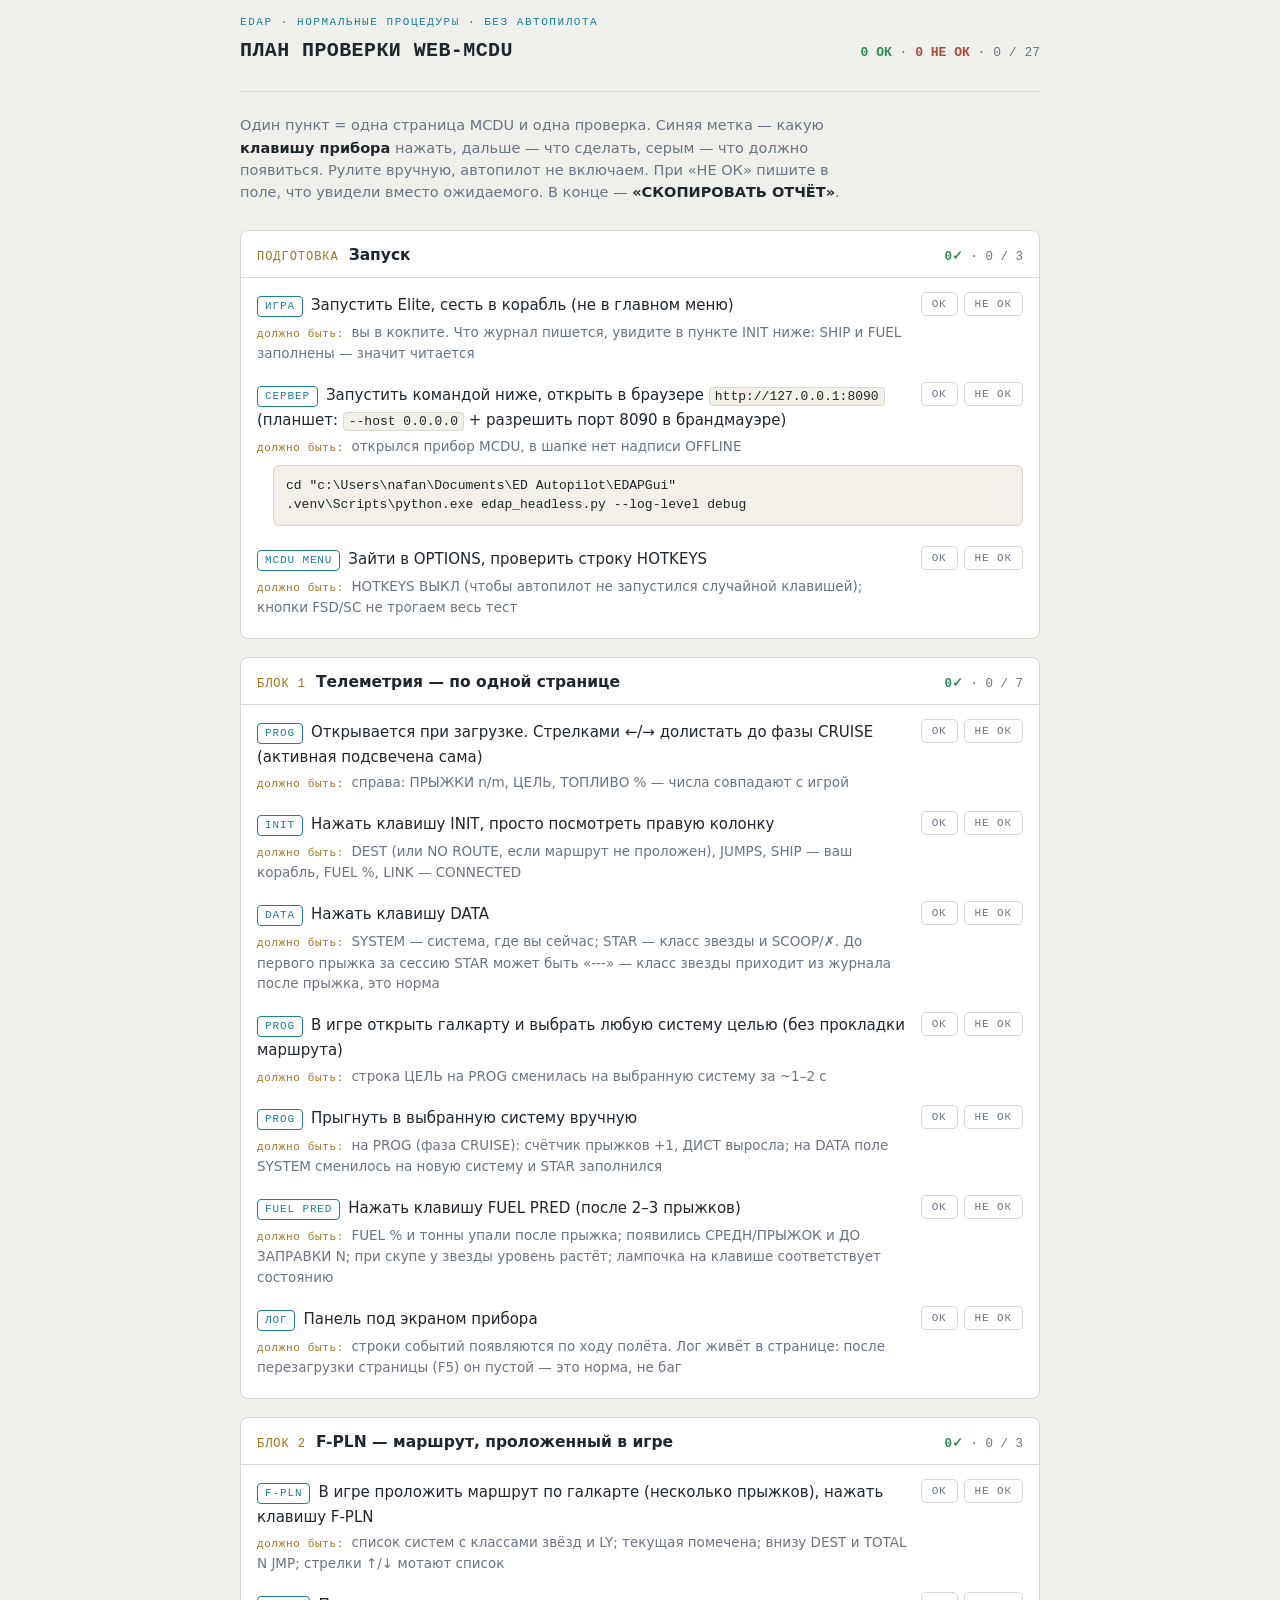
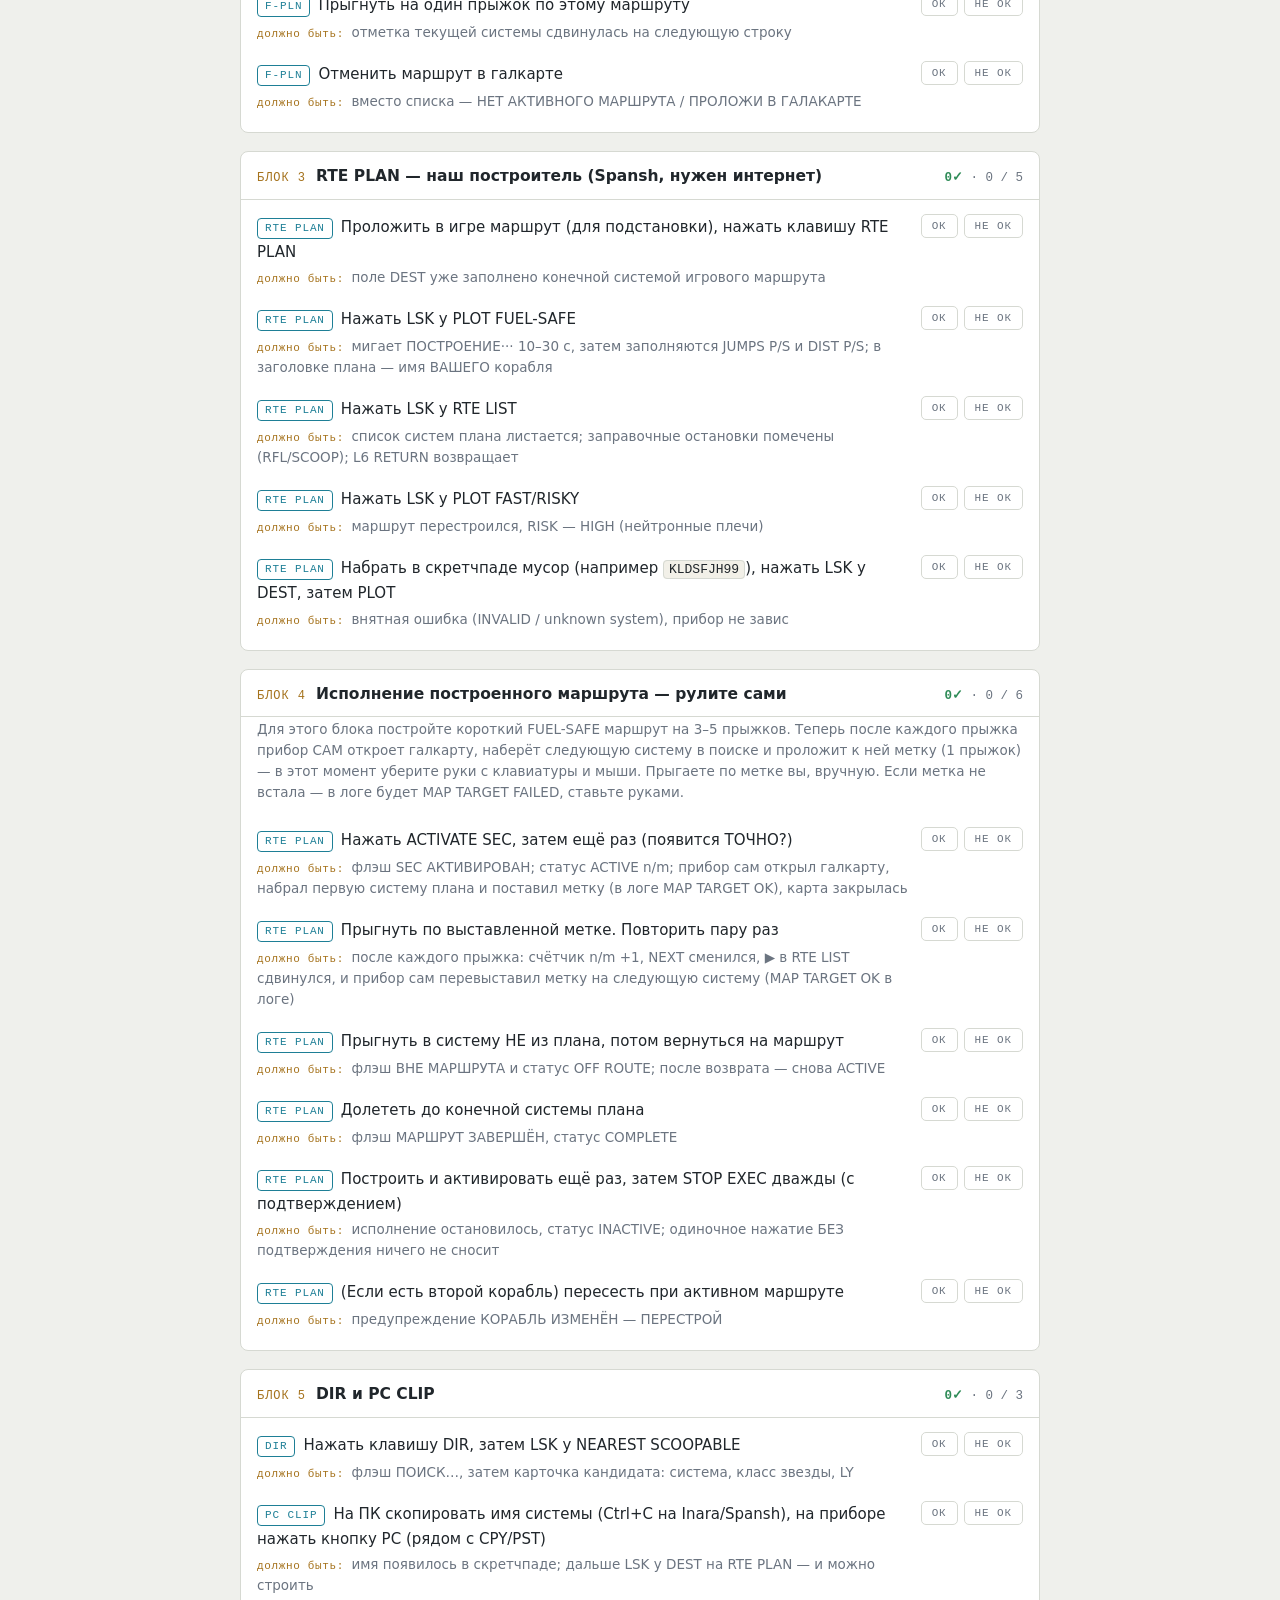
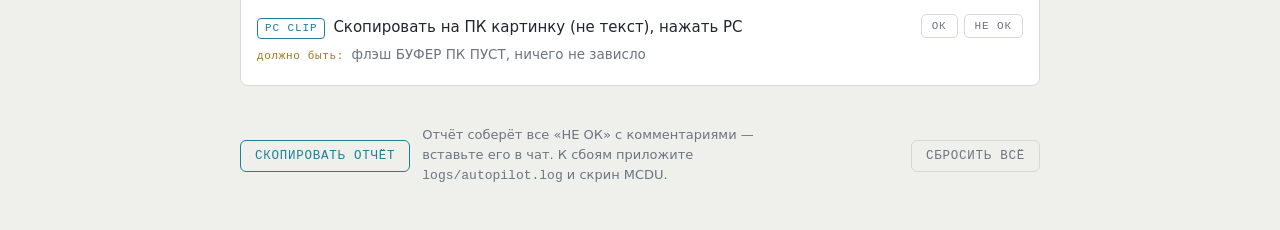
<file: webserver/static/test-plan.html>
<!doctype html>
<html lang="ru">
<meta charset="utf-8">
<meta name="viewport" content="width=device-width, initial-scale=1">
<title>EDAP · План теста MCDU</title>
<style>
  :root{
    --bg:#eff0ec; --panel:#ffffff; --ink:#20262b; --muted:#6b7480;
    --line:#d6d9d2; --accent:#a5721c; --accent2:#1e7f96; --ok:#2e8b57;
    --bad:#b0483c; --code-bg:#f2f0e8; --chip-bg:#eceee9;
  }
  @media (prefers-color-scheme: dark){
    :root{
      --bg:#0d1114; --panel:#14191e; --ink:#e6e2d8; --muted:#8a94a0;
      --line:#2a323b; --accent:#e2a23c; --accent2:#62c8dc; --ok:#4fae6e;
      --bad:#d0574a; --code-bg:#0a0e11; --chip-bg:#1b2127;
    }
  }
  :root[data-theme="dark"]{
    --bg:#0d1114; --panel:#14191e; --ink:#e6e2d8; --muted:#8a94a0;
    --line:#2a323b; --accent:#e2a23c; --accent2:#62c8dc; --ok:#4fae6e;
    --bad:#d0574a; --code-bg:#0a0e11; --chip-bg:#1b2127;
  }
  :root[data-theme="light"]{
    --bg:#eff0ec; --panel:#ffffff; --ink:#20262b; --muted:#6b7480;
    --line:#d6d9d2; --accent:#a5721c; --accent2:#1e7f96; --ok:#2e8b57;
    --bad:#b0483c; --code-bg:#f2f0e8; --chip-bg:#eceee9;
  }

  html{background:var(--bg);}
  body{
    margin:0; padding:0 16px 64px; background:var(--bg); color:var(--ink);
    font:16px/1.55 system-ui,-apple-system,"Segoe UI",Roboto,sans-serif;
  }
  .wrap{max-width:800px; margin:0 auto;}
  .mono{font-family:ui-monospace,"Cascadia Mono",Consolas,Menlo,monospace;}

  /* ---- top bar ---- */
  header.top{
    position:sticky; top:0; z-index:5; background:var(--bg);
    padding:14px 0 10px; border-bottom:1px solid var(--line); margin-bottom:22px;
  }
  .eyebrow{
    font-family:ui-monospace,"Cascadia Mono",Consolas,Menlo,monospace;
    font-size:11px; letter-spacing:.14em; color:var(--accent2);
    text-transform:uppercase; margin:0 0 4px;
  }
  .toprow{display:flex; align-items:baseline; gap:12px; flex-wrap:wrap;}
  h1{
    font-family:ui-monospace,"Cascadia Mono",Consolas,Menlo,monospace;
    font-size:20px; margin:0; letter-spacing:.02em; text-wrap:balance;
  }
  .total{
    margin-left:auto; font-family:ui-monospace,Consolas,monospace;
    font-size:13px; color:var(--muted); font-variant-numeric:tabular-nums; white-space:nowrap;
  }
  .total .tok{color:var(--ok); font-weight:600;}
  .total .tbad{color:var(--bad); font-weight:600;}
  .pbar{
    display:flex; height:5px; background:var(--chip-bg); border-radius:2.5px;
    margin-top:10px; overflow:hidden;
  }
  .pbar .pok{height:100%; width:0; background:var(--ok); transition:width .25s;}
  .pbar .pbad{height:100%; width:0; background:var(--bad); transition:width .25s;}

  .intro{color:var(--muted); font-size:14.5px; margin:0 0 26px; max-width:66ch;}
  .intro b{color:var(--ink);}

  /* ---- blocks ---- */
  section.block{
    background:var(--panel); border:1px solid var(--line); border-radius:8px;
    margin-bottom:18px; overflow:hidden;
  }
  .bhead{
    display:flex; align-items:baseline; gap:10px; padding:12px 16px 10px;
    border-bottom:1px solid var(--line);
  }
  .bno{
    font-family:ui-monospace,Consolas,monospace; font-size:12px;
    color:var(--accent); letter-spacing:.08em; white-space:nowrap;
  }
  .bttl{font-weight:600; font-size:15.5px;}
  .bcnt{
    margin-left:auto; font-family:ui-monospace,Consolas,monospace;
    font-size:12.5px; color:var(--muted); font-variant-numeric:tabular-nums; white-space:nowrap;
  }
  .bcnt .bok{color:var(--ok); font-weight:600;}
  .bcnt .bbad{color:var(--bad); font-weight:600;}
  .bnote{padding:2px 16px 10px; color:var(--muted); font-size:13.5px;}

  /* ---- items ---- */
  ul.items{list-style:none; margin:0; padding:6px 8px 10px;}
  li.item{margin:0 0 2px; border-radius:6px; padding:2px 0;}
  li.item.is-bad{background:color-mix(in srgb, var(--bad) 7%, transparent); }
  .row{display:flex; align-items:flex-start; gap:11px; padding:6px 8px;}
  .itxt{flex:1; font-size:15px; padding-top:2px;}
  .itxt code{
    font-family:ui-monospace,Consolas,monospace; font-size:13px;
    background:var(--code-bg); border:1px solid var(--line);
    border-radius:4px; padding:1px 5px; white-space:nowrap;
  }
  li.item.is-ok .itxt{color:var(--muted);}

  /* page tag: which MCDU key/page this test lives on */
  .pg{
    display:inline-block; font-family:ui-monospace,Consolas,monospace;
    font-size:11px; letter-spacing:.08em; color:var(--accent2);
    border:1px solid var(--accent2); border-radius:4px;
    padding:1px 7px; margin:0 8px 2px 0; vertical-align:1px; white-space:nowrap;
  }
  /* expected result line */
  .see{display:block; color:var(--muted); font-size:13.5px; margin-top:3px;}
  .see::before{content:"должно быть: "; color:var(--accent); font-family:ui-monospace,Consolas,monospace; font-size:11px; letter-spacing:.06em;}
  li.item.is-ok .see{color:var(--muted);}

  .btns{display:flex; gap:6px; flex:0 0 auto;}
  button.st{
    font-family:ui-monospace,Consolas,monospace; font-size:11px; letter-spacing:.08em;
    border:1.5px solid var(--line); background:transparent; color:var(--muted);
    border-radius:5px; padding:5px 10px; cursor:pointer; white-space:nowrap;
  }
  button.st:hover{border-color:var(--muted);}
  button.st:focus-visible{outline:2px solid var(--accent2); outline-offset:2px;}
  li.item.is-ok button.st.ok{background:var(--ok); border-color:var(--ok); color:#fff;}
  li.item.is-bad button.st.bad{background:var(--bad); border-color:var(--bad); color:#fff;}

  textarea.fail{
    display:block; width:calc(100% - 32px); box-sizing:border-box;
    margin:2px 8px 8px 24px; min-height:56px; resize:vertical;
    background:var(--code-bg); color:var(--ink);
    border:1px solid var(--bad); border-radius:6px; padding:8px 10px;
    font:13.5px/1.5 ui-monospace,Consolas,monospace;
  }
  textarea.fail:focus-visible{outline:2px solid var(--bad); outline-offset:1px;}

  /* command block */
  pre.cmd{
    margin:2px 8px 8px 24px; padding:10px 12px; background:var(--code-bg);
    border:1px solid var(--line); border-radius:6px; overflow-x:auto;
    font-family:ui-monospace,Consolas,monospace; font-size:13px; line-height:1.5;
  }

  /* footer */
  .foot{display:flex; align-items:center; gap:12px; margin-top:26px; flex-wrap:wrap;}
  .foot .hint{color:var(--muted); font-size:13px; max-width:46ch;}
  .foot button{
    background:none; border:1px solid var(--line); border-radius:6px; padding:8px 14px;
    font:12.5px ui-monospace,Consolas,monospace; letter-spacing:.06em; cursor:pointer;
  }
  button.report{border-color:var(--accent2); color:var(--accent2);}
  button.report:hover{background:var(--accent2); color:var(--bg);}
  button.reset{margin-left:auto; color:var(--muted);}
  button.reset:hover{border-color:var(--bad); color:var(--bad);}
  .foot button:focus-visible{outline:2px solid var(--accent2); outline-offset:2px;}

  @media (prefers-reduced-motion: reduce){ .pbar .pok,.pbar .pbad{transition:none;} }
</style>

<div class="wrap">
  <header class="top">
    <p class="eyebrow">EDAP · Нормальные процедуры · без автопилота</p>
    <div class="toprow">
      <h1>ПЛАН ПРОВЕРКИ WEB-MCDU</h1>
      <span class="total" id="totalCnt"></span>
    </div>
    <div class="pbar"><span class="pok" id="pOk"></span><span class="pbad" id="pBad"></span></div>
  </header>

  <p class="intro">Один пункт = одна страница MCDU и одна проверка. Синяя метка — какую
  <b>клавишу прибора</b> нажать, дальше — что сделать, серым — что должно появиться.
  Рулите вручную, автопилот не включаем. При «НЕ ОК» пишите в поле, что увидели вместо
  ожидаемого. В конце — <b>«СКОПИРОВАТЬ ОТЧЁТ»</b>.</p>

  <section class="block" data-block="ПОДГОТОВКА">
    <div class="bhead"><span class="bno">ПОДГОТОВКА</span><span class="bttl">Запуск</span><span class="bcnt"></span></div>
    <ul class="items">
      <li class="item" data-id="p1"><div class="row"><span class="itxt"><span class="pg">ИГРА</span>Запустить Elite, сесть в корабль (не в главном меню)<span class="see">вы в кокпите. Что журнал пишется, увидите в пункте INIT ниже: SHIP и FUEL заполнены — значит читается</span></span><span class="btns"><button type="button" class="st ok">ОК</button><button type="button" class="st bad">НЕ ОК</button></span></div></li>
      <li class="item" data-id="p2"><div class="row"><span class="itxt"><span class="pg">СЕРВЕР</span>Запустить командой ниже, открыть в браузере <code>http://127.0.0.1:8090</code> (планшет: <code>--host 0.0.0.0</code> + разрешить порт 8090 в брандмауэре)<span class="see">открылся прибор MCDU, в шапке нет надписи OFFLINE</span></span><span class="btns"><button type="button" class="st ok">ОК</button><button type="button" class="st bad">НЕ ОК</button></span></div>
        <pre class="cmd">cd "c:\Users\nafan\Documents\ED Autopilot\EDAPGui"
.venv\Scripts\python.exe edap_headless.py --log-level debug</pre>
      </li>
      <li class="item" data-id="p3"><div class="row"><span class="itxt"><span class="pg">MCDU MENU</span>Зайти в OPTIONS, проверить строку HOTKEYS<span class="see">HOTKEYS ВЫКЛ (чтобы автопилот не запустился случайной клавишей); кнопки FSD/SC не трогаем весь тест</span></span><span class="btns"><button type="button" class="st ok">ОК</button><button type="button" class="st bad">НЕ ОК</button></span></div></li>
    </ul>
  </section>

  <section class="block" data-block="БЛОК 1">
    <div class="bhead"><span class="bno">БЛОК 1</span><span class="bttl">Телеметрия — по одной странице</span><span class="bcnt"></span></div>
    <ul class="items">
      <li class="item" data-id="t1"><div class="row"><span class="itxt"><span class="pg">PROG</span>Открывается при загрузке. Стрелками ←/→ долистать до фазы CRUISE (активная подсвечена сама)<span class="see">справа: ПРЫЖКИ n/m, ЦЕЛЬ, ТОПЛИВО % — числа совпадают с игрой</span></span><span class="btns"><button type="button" class="st ok">ОК</button><button type="button" class="st bad">НЕ ОК</button></span></div></li>
      <li class="item" data-id="t2"><div class="row"><span class="itxt"><span class="pg">INIT</span>Нажать клавишу INIT, просто посмотреть правую колонку<span class="see">DEST (или NO ROUTE, если маршрут не проложен), JUMPS, SHIP — ваш корабль, FUEL %, LINK — CONNECTED</span></span><span class="btns"><button type="button" class="st ok">ОК</button><button type="button" class="st bad">НЕ ОК</button></span></div></li>
      <li class="item" data-id="t3"><div class="row"><span class="itxt"><span class="pg">DATA</span>Нажать клавишу DATA<span class="see">SYSTEM — система, где вы сейчас; STAR — класс звезды и SCOOP/✗. До первого прыжка за сессию STAR может быть «---» — класс звезды приходит из журнала после прыжка, это норма</span></span><span class="btns"><button type="button" class="st ok">ОК</button><button type="button" class="st bad">НЕ ОК</button></span></div></li>
      <li class="item" data-id="t4"><div class="row"><span class="itxt"><span class="pg">PROG</span>В игре открыть галкарту и выбрать любую систему целью (без прокладки маршрута)<span class="see">строка ЦЕЛЬ на PROG сменилась на выбранную систему за ~1–2 с</span></span><span class="btns"><button type="button" class="st ok">ОК</button><button type="button" class="st bad">НЕ ОК</button></span></div></li>
      <li class="item" data-id="t5"><div class="row"><span class="itxt"><span class="pg">PROG</span>Прыгнуть в выбранную систему вручную<span class="see">на PROG (фаза CRUISE): счётчик прыжков +1, ДИСТ выросла; на DATA поле SYSTEM сменилось на новую систему и STAR заполнился</span></span><span class="btns"><button type="button" class="st ok">ОК</button><button type="button" class="st bad">НЕ ОК</button></span></div></li>
      <li class="item" data-id="t6"><div class="row"><span class="itxt"><span class="pg">FUEL PRED</span>Нажать клавишу FUEL PRED (после 2–3 прыжков)<span class="see">FUEL % и тонны упали после прыжка; появились СРЕДН/ПРЫЖОК и ДО ЗАПРАВКИ N; при скупе у звезды уровень растёт; лампочка на клавише соответствует состоянию</span></span><span class="btns"><button type="button" class="st ok">ОК</button><button type="button" class="st bad">НЕ ОК</button></span></div></li>
      <li class="item" data-id="t7"><div class="row"><span class="itxt"><span class="pg">ЛОГ</span>Панель под экраном прибора<span class="see">строки событий появляются по ходу полёта. Лог живёт в странице: после перезагрузки страницы (F5) он пустой — это норма, не баг</span></span><span class="btns"><button type="button" class="st ok">ОК</button><button type="button" class="st bad">НЕ ОК</button></span></div></li>
    </ul>
  </section>

  <section class="block" data-block="БЛОК 2">
    <div class="bhead"><span class="bno">БЛОК 2</span><span class="bttl">F-PLN — маршрут, проложенный в игре</span><span class="bcnt"></span></div>
    <ul class="items">
      <li class="item" data-id="f1"><div class="row"><span class="itxt"><span class="pg">F-PLN</span>В игре проложить маршрут по галкарте (несколько прыжков), нажать клавишу F-PLN<span class="see">список систем с классами звёзд и LY; текущая помечена; внизу DEST и TOTAL N JMP; стрелки ↑/↓ мотают список</span></span><span class="btns"><button type="button" class="st ok">ОК</button><button type="button" class="st bad">НЕ ОК</button></span></div></li>
      <li class="item" data-id="f2"><div class="row"><span class="itxt"><span class="pg">F-PLN</span>Прыгнуть на один прыжок по этому маршруту<span class="see">отметка текущей системы сдвинулась на следующую строку</span></span><span class="btns"><button type="button" class="st ok">ОК</button><button type="button" class="st bad">НЕ ОК</button></span></div></li>
      <li class="item" data-id="f3"><div class="row"><span class="itxt"><span class="pg">F-PLN</span>Отменить маршрут в галкарте<span class="see">вместо списка — НЕТ АКТИВНОГО МАРШРУТА / ПРОЛОЖИ В ГАЛАКАРТЕ</span></span><span class="btns"><button type="button" class="st ok">ОК</button><button type="button" class="st bad">НЕ ОК</button></span></div></li>
    </ul>
  </section>

  <section class="block" data-block="БЛОК 3">
    <div class="bhead"><span class="bno">БЛОК 3</span><span class="bttl">RTE PLAN — наш построитель (Spansh, нужен интернет)</span><span class="bcnt"></span></div>
    <ul class="items">
      <li class="item" data-id="r1"><div class="row"><span class="itxt"><span class="pg">RTE PLAN</span>Проложить в игре маршрут (для подстановки), нажать клавишу RTE PLAN<span class="see">поле DEST уже заполнено конечной системой игрового маршрута</span></span><span class="btns"><button type="button" class="st ok">ОК</button><button type="button" class="st bad">НЕ ОК</button></span></div></li>
      <li class="item" data-id="r2"><div class="row"><span class="itxt"><span class="pg">RTE PLAN</span>Нажать LSK у PLOT FUEL-SAFE<span class="see">мигает ПОСТРОЕНИЕ··· 10–30 с, затем заполняются JUMPS P/S и DIST P/S; в заголовке плана — имя ВАШЕГО корабля</span></span><span class="btns"><button type="button" class="st ok">ОК</button><button type="button" class="st bad">НЕ ОК</button></span></div></li>
      <li class="item" data-id="r3"><div class="row"><span class="itxt"><span class="pg">RTE PLAN</span>Нажать LSK у RTE LIST<span class="see">список систем плана листается; заправочные остановки помечены (RFL/SCOOP); L6 RETURN возвращает</span></span><span class="btns"><button type="button" class="st ok">ОК</button><button type="button" class="st bad">НЕ ОК</button></span></div></li>
      <li class="item" data-id="r4"><div class="row"><span class="itxt"><span class="pg">RTE PLAN</span>Нажать LSK у PLOT FAST/RISKY<span class="see">маршрут перестроился, RISK — HIGH (нейтронные плечи)</span></span><span class="btns"><button type="button" class="st ok">ОК</button><button type="button" class="st bad">НЕ ОК</button></span></div></li>
      <li class="item" data-id="r5"><div class="row"><span class="itxt"><span class="pg">RTE PLAN</span>Набрать в скретчпаде мусор (например <code>KLDSFJH99</code>), нажать LSK у DEST, затем PLOT<span class="see">внятная ошибка (INVALID / unknown system), прибор не завис</span></span><span class="btns"><button type="button" class="st ok">ОК</button><button type="button" class="st bad">НЕ ОК</button></span></div></li>
    </ul>
  </section>

  <section class="block" data-block="БЛОК 4">
    <div class="bhead"><span class="bno">БЛОК 4</span><span class="bttl">Исполнение построенного маршрута — рулите сами</span><span class="bcnt"></span></div>
    <div class="bnote">Для этого блока постройте короткий FUEL-SAFE маршрут на 3–5 прыжков.
    Теперь после каждого прыжка прибор САМ откроет галкарту, наберёт следующую систему в поиске
    и проложит к ней метку (1 прыжок) — в этот момент уберите руки с клавиатуры и мыши.
    Прыгаете по метке вы, вручную. Если метка не встала — в логе будет MAP TARGET FAILED, ставьте руками.</div>
    <ul class="items">
      <li class="item" data-id="e1"><div class="row"><span class="itxt"><span class="pg">RTE PLAN</span>Нажать ACTIVATE SEC, затем ещё раз (появится ТОЧНО?)<span class="see">флэш SEC АКТИВИРОВАН; статус ACTIVE n/m; прибор сам открыл галкарту, набрал первую систему плана и поставил метку (в логе MAP TARGET OK), карта закрылась</span></span><span class="btns"><button type="button" class="st ok">ОК</button><button type="button" class="st bad">НЕ ОК</button></span></div></li>
      <li class="item" data-id="e2"><div class="row"><span class="itxt"><span class="pg">RTE PLAN</span>Прыгнуть по выставленной метке. Повторить пару раз<span class="see">после каждого прыжка: счётчик n/m +1, NEXT сменился, ▶ в RTE LIST сдвинулся, и прибор сам перевыставил метку на следующую систему (MAP TARGET OK в логе)</span></span><span class="btns"><button type="button" class="st ok">ОК</button><button type="button" class="st bad">НЕ ОК</button></span></div></li>
      <li class="item" data-id="e3"><div class="row"><span class="itxt"><span class="pg">RTE PLAN</span>Прыгнуть в систему НЕ из плана, потом вернуться на маршрут<span class="see">флэш ВНЕ МАРШРУТА и статус OFF ROUTE; после возврата — снова ACTIVE</span></span><span class="btns"><button type="button" class="st ok">ОК</button><button type="button" class="st bad">НЕ ОК</button></span></div></li>
      <li class="item" data-id="e4"><div class="row"><span class="itxt"><span class="pg">RTE PLAN</span>Долететь до конечной системы плана<span class="see">флэш МАРШРУТ ЗАВЕРШЁН, статус COMPLETE</span></span><span class="btns"><button type="button" class="st ok">ОК</button><button type="button" class="st bad">НЕ ОК</button></span></div></li>
      <li class="item" data-id="e5"><div class="row"><span class="itxt"><span class="pg">RTE PLAN</span>Построить и активировать ещё раз, затем STOP EXEC дважды (с подтверждением)<span class="see">исполнение остановилось, статус INACTIVE; одиночное нажатие БЕЗ подтверждения ничего не сносит</span></span><span class="btns"><button type="button" class="st ok">ОК</button><button type="button" class="st bad">НЕ ОК</button></span></div></li>
      <li class="item" data-id="e6"><div class="row"><span class="itxt"><span class="pg">RTE PLAN</span>(Если есть второй корабль) пересесть при активном маршруте<span class="see">предупреждение КОРАБЛЬ ИЗМЕНЁН — ПЕРЕСТРОЙ</span></span><span class="btns"><button type="button" class="st ok">ОК</button><button type="button" class="st bad">НЕ ОК</button></span></div></li>
    </ul>
  </section>

  <section class="block" data-block="БЛОК 5">
    <div class="bhead"><span class="bno">БЛОК 5</span><span class="bttl">DIR и PC CLIP</span><span class="bcnt"></span></div>
    <ul class="items">
      <li class="item" data-id="d1"><div class="row"><span class="itxt"><span class="pg">DIR</span>Нажать клавишу DIR, затем LSK у NEAREST SCOOPABLE<span class="see">флэш ПОИСК…, затем карточка кандидата: система, класс звезды, LY</span></span><span class="btns"><button type="button" class="st ok">ОК</button><button type="button" class="st bad">НЕ ОК</button></span></div></li>
      <li class="item" data-id="d2"><div class="row"><span class="itxt"><span class="pg">PC CLIP</span>На ПК скопировать имя системы (Ctrl+C на Inara/Spansh), на приборе нажать кнопку PC (рядом с CPY/PST)<span class="see">имя появилось в скретчпаде; дальше LSK у DEST на RTE PLAN — и можно строить</span></span><span class="btns"><button type="button" class="st ok">ОК</button><button type="button" class="st bad">НЕ ОК</button></span></div></li>
      <li class="item" data-id="d3"><div class="row"><span class="itxt"><span class="pg">PC CLIP</span>Скопировать на ПК картинку (не текст), нажать PC<span class="see">флэш БУФЕР ПК ПУСТ, ничего не зависло</span></span><span class="btns"><button type="button" class="st ok">ОК</button><button type="button" class="st bad">НЕ ОК</button></span></div></li>
    </ul>
  </section>

  <div class="foot">
    <button class="report" id="reportBtn" type="button">СКОПИРОВАТЬ ОТЧЁТ</button>
    <p class="hint">Отчёт соберёт все «НЕ ОК» с комментариями — вставьте его в чат.
    К сбоям приложите <span class="mono">logs/autopilot.log</span> и скрин MCDU.</p>
    <button class="reset" id="resetBtn" type="button">СБРОСИТЬ ВСЁ</button>
  </div>
</div>

<script>
(function () {
  var KEY = 'edap-test-plan-v3';
  var state = { items: {} };
  try { state = Object.assign(state, JSON.parse(localStorage.getItem(KEY) || '{}')); } catch (e) {}

  function save() { try { localStorage.setItem(KEY, JSON.stringify(state)); } catch (e) {} }

  var items = Array.prototype.slice.call(document.querySelectorAll('li.item[data-id]'));

  function ensureFailBox(li, id) {
    var ta = li.querySelector('textarea.fail');
    if (!ta) {
      ta = document.createElement('textarea');
      ta.className = 'fail';
      ta.placeholder = 'что увидели вместо ожидаемого…';
      ta.addEventListener('input', function () {
        state.items[id] = state.items[id] || {};
        state.items[id].txt = ta.value;
        save();
      });
      li.appendChild(ta);
    }
    return ta;
  }

  function applyItem(li) {
    var id = li.dataset.id;
    var it = state.items[id] || {};
    li.classList.toggle('is-ok', it.st === 'ok');
    li.classList.toggle('is-bad', it.st === 'bad');
    var ta = li.querySelector('textarea.fail');
    if (it.st === 'bad') {
      ta = ensureFailBox(li, id);
      ta.hidden = false;
      if (typeof it.txt === 'string' && ta.value !== it.txt) ta.value = it.txt;
    } else if (ta) {
      ta.hidden = true;
    }
  }

  function refresh() {
    var total = items.length, ok = 0, bad = 0;
    document.querySelectorAll('section.block').forEach(function (sec) {
      var lis = sec.querySelectorAll('li.item[data-id]');
      var bok = 0, bbad = 0;
      lis.forEach(function (li) {
        var st = (state.items[li.dataset.id] || {}).st;
        if (st === 'ok') bok++;
        else if (st === 'bad') bbad++;
      });
      ok += bok; bad += bbad;
      var parts = ['<span class="bok">' + bok + '✓</span>'];
      if (bbad) parts.push('<span class="bbad">' + bbad + '✗</span>');
      parts.push((bok + bbad) + ' / ' + lis.length);
      sec.querySelector('.bcnt').innerHTML = parts.join(' · ');
    });
    document.getElementById('totalCnt').innerHTML =
      '<span class="tok">' + ok + ' ОК</span> · <span class="tbad">' + bad + ' НЕ ОК</span> · ' +
      (ok + bad) + ' / ' + total;
    document.getElementById('pOk').style.width = (total ? 100 * ok / total : 0) + '%';
    document.getElementById('pBad').style.width = (total ? 100 * bad / total : 0) + '%';
  }

  items.forEach(function (li) {
    var id = li.dataset.id;
    li.querySelector('button.st.ok').addEventListener('click', function () {
      var it = state.items[id] = state.items[id] || {};
      it.st = (it.st === 'ok') ? null : 'ok';
      save(); applyItem(li); refresh();
    });
    li.querySelector('button.st.bad').addEventListener('click', function () {
      var it = state.items[id] = state.items[id] || {};
      it.st = (it.st === 'bad') ? null : 'bad';
      save(); applyItem(li); refresh();
      if (it.st === 'bad') ensureFailBox(li, id).focus();
    });
    applyItem(li);
  });

  // ---- report: all НЕ ОК items with comments, ready to paste into chat ----
  function buildReport() {
    var lines = ['EDAP тест web-MCDU — отчёт ' + new Date().toLocaleString()];
    var total = items.length, ok = 0, bad = 0, open = 0;
    items.forEach(function (li) {
      var st = (state.items[li.dataset.id] || {}).st;
      if (st === 'ok') ok++; else if (st === 'bad') bad++; else open++;
    });
    lines.push('ОК: ' + ok + ' · НЕ ОК: ' + bad + ' · не проверено: ' + open + ' (всего ' + total + ')');
    document.querySelectorAll('section.block').forEach(function (sec) {
      var bads = [];
      sec.querySelectorAll('li.item[data-id]').forEach(function (li) {
        var it = state.items[li.dataset.id] || {};
        if (it.st !== 'bad') return;
        var pg = li.querySelector('.pg');
        var full = li.querySelector('.itxt').textContent.replace(/\s+/g, ' ').trim();
        var see = li.querySelector('.see');
        var expect = see ? see.textContent.replace(/\s+/g, ' ').trim() : '';
        if (expect && full.indexOf(expect) >= 0) full = full.slice(0, full.indexOf(expect)).trim();
        if (pg && full.indexOf(pg.textContent) === 0) full = full.slice(pg.textContent.length).trim();
        bads.push('  ✗ [' + (pg ? pg.textContent : '?') + '] ' + full
          + (expect ? '\n    ожидал: ' + expect : '')
          + ((it.txt || '').trim() ? '\n    увидел: ' + it.txt.trim() : ''));
      });
      if (bads.length) {
        lines.push('');
        lines.push('[' + sec.dataset.block + '] ' + sec.querySelector('.bttl').textContent);
        lines.push.apply(lines, bads);
      }
    });
    if (bad === 0) { lines.push(''); lines.push('Провалов нет.'); }
    return lines.join('\n');
  }

  document.getElementById('reportBtn').addEventListener('click', function () {
    var txt = buildReport();
    var fallback = function () { window.prompt('Скопируйте отчёт отсюда:', txt); };
    if (navigator.clipboard && navigator.clipboard.writeText) {
      navigator.clipboard.writeText(txt).then(function () {
        var b = document.getElementById('reportBtn');
        var old = b.textContent;
        b.textContent = 'СКОПИРОВАНО';
        setTimeout(function () { b.textContent = old; }, 1400);
      }, fallback);
    } else fallback();
  });

  document.getElementById('resetBtn').addEventListener('click', function () {
    if (!confirm('Сбросить все отметки и комментарии?')) return;
    state = { items: {} };
    save();
    items.forEach(function (li) {
      var ta = li.querySelector('textarea.fail');
      if (ta) ta.value = '';
      applyItem(li);
    });
    refresh();
  });

  refresh();
})();
</script>

</html>
</file>
